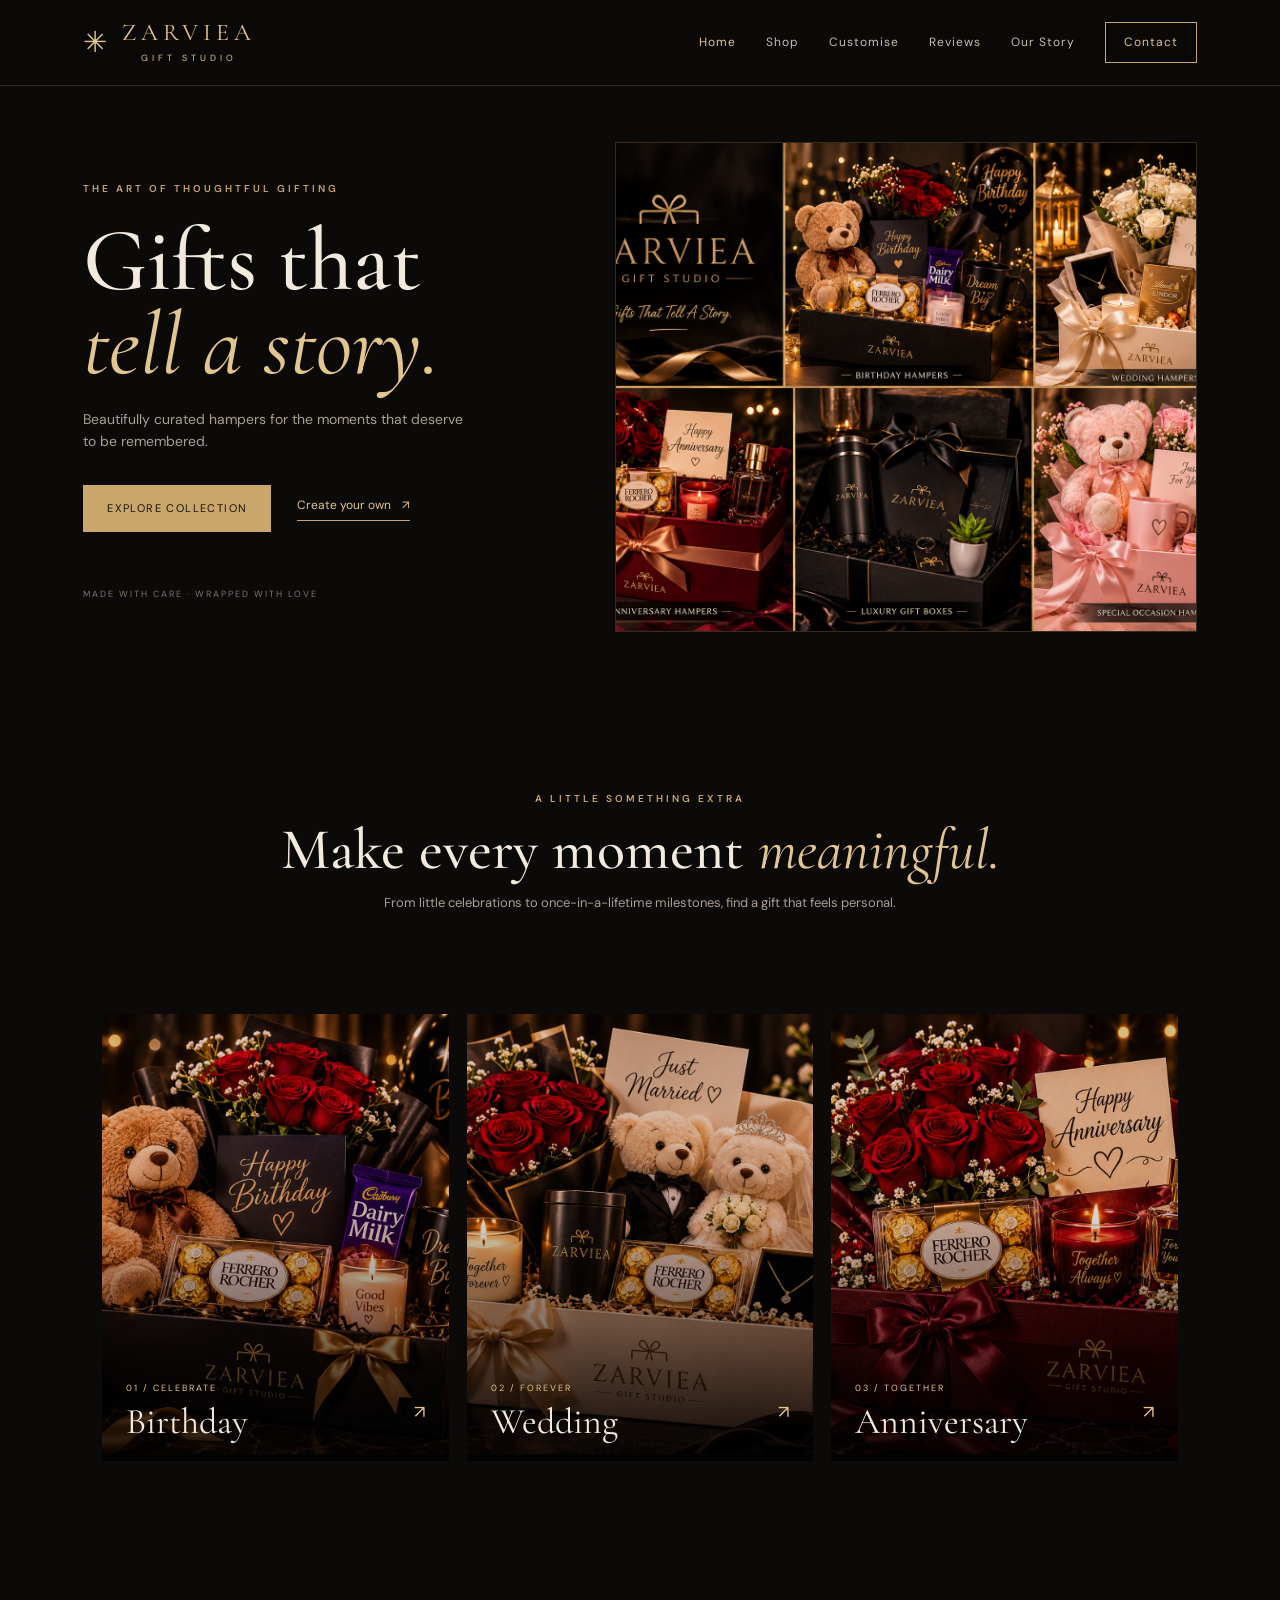
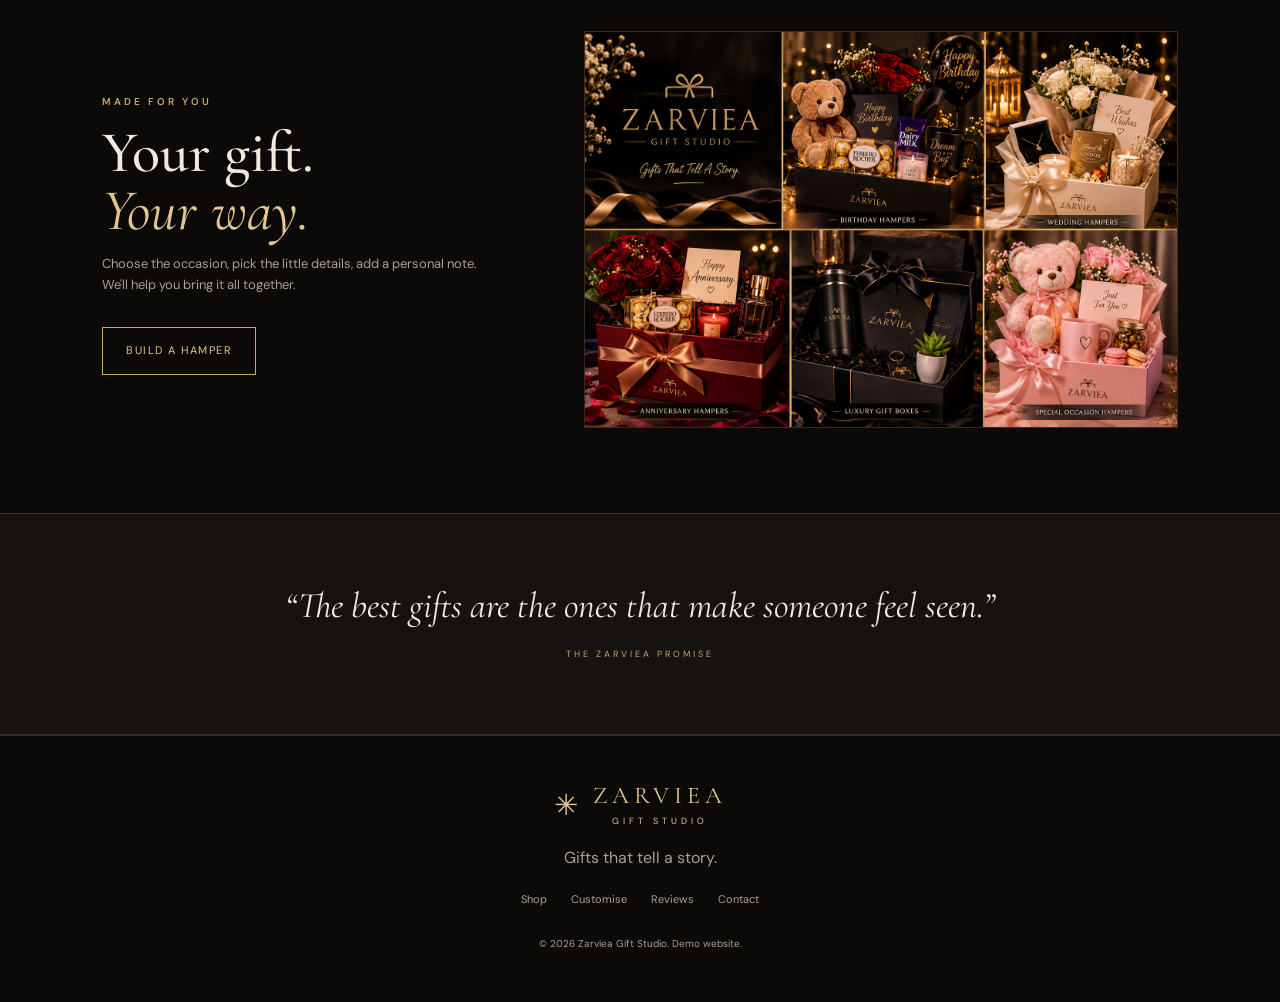
<file: index.html>
<!DOCTYPE html>
<html lang="en">
<head>
  <meta charset="UTF-8"><meta name="viewport" content="width=device-width, initial-scale=1.0">
  <meta name="description" content="Thoughtful luxury gift hampers, beautifully curated by Zarviea Gift Studio.">
  <title>Zarviea | Gifts That Tell A Story</title><link rel="stylesheet" href="style.css">
</head>
<body>
<header class="site-header"><a class="brand" href="index.html"><span class="brand-mark">✳</span><span>ZARVIEA<small>GIFT STUDIO</small></span></a>
<button class="menu-toggle" aria-label="Open menu" onclick="toggleMenu()">☰</button>
<nav id="nav"><a class="active" href="index.html">Home</a><a href="shop.html">Shop</a><a href="customize.html">Customise</a><a href="reviews.html">Reviews</a><a href="about.html">Our Story</a><a class="nav-cta" href="contact.html">Contact</a></nav></header>
<main>
<section class="hero"><div class="hero-copy"><p class="eyebrow">THE ART OF THOUGHTFUL GIFTING</p><h1>Gifts that<br><em>tell a story.</em></h1><p class="hero-text">Beautifully curated hampers for the moments that deserve to be remembered.</p><div class="hero-actions"><a class="btn btn-gold" href="shop.html">Explore collection</a><a class="text-link" href="customize.html">Create your own <span>↗</span></a></div><p class="hero-note">MADE WITH CARE · WRAPPED WITH LOVE</p></div><div class="hero-image"><img src="images/collection.png" alt="Zarviea luxury gift hamper collection"></div></section>
<section class="intro section"><p class="eyebrow">A LITTLE SOMETHING EXTRA</p><h2>Make every moment <em>meaningful.</em></h2><p class="muted narrow">From little celebrations to once-in-a-lifetime milestones, find a gift that feels personal.</p></section>
<section class="occasion-grid section">
<a class="occasion-card" href="shop.html#birthday"><img src="images/birthday.png" alt="Birthday gift hamper"><span>01 / CELEBRATE</span><h3>Birthday <b>↗</b></h3></a>
<a class="occasion-card" href="shop.html#wedding"><img src="images/wedding.png" alt="Wedding gift hamper"><span>02 / FOREVER</span><h3>Wedding <b>↗</b></h3></a>
<a class="occasion-card" href="shop.html#anniversary"><img src="images/anniversary.png" alt="Anniversary gift hamper"><span>03 / TOGETHER</span><h3>Anniversary <b>↗</b></h3></a>
</section>
<section class="feature section"><div><p class="eyebrow">MADE FOR YOU</p><h2>Your gift.<br><em>Your way.</em></h2><p class="muted">Choose the occasion, pick the little details, add a personal note. We'll help you bring it all together.</p><a class="btn btn-outline" href="customize.html">Build a hamper</a></div><img src="images/collection.png" alt="Luxury gift boxes by Zarviea"></section>
<section class="quote-band"><p>“The best gifts are the ones that make someone feel seen.”</p><span>THE ZARVIEA PROMISE</span></section>
</main>
<footer class="footer"><a class="brand" href="index.html"><span class="brand-mark">✳</span><span>ZARVIEA<small>GIFT STUDIO</small></span></a><p>Gifts that tell a story.</p><div class="footer-links"><a href="shop.html">Shop</a><a href="customize.html">Customise</a><a href="reviews.html">Reviews</a><a href="contact.html">Contact</a></div><small>© <span id="year"></span> Zarviea Gift Studio. Demo website.</small></footer>
<script src="script.js"></script></body></html>
</file>
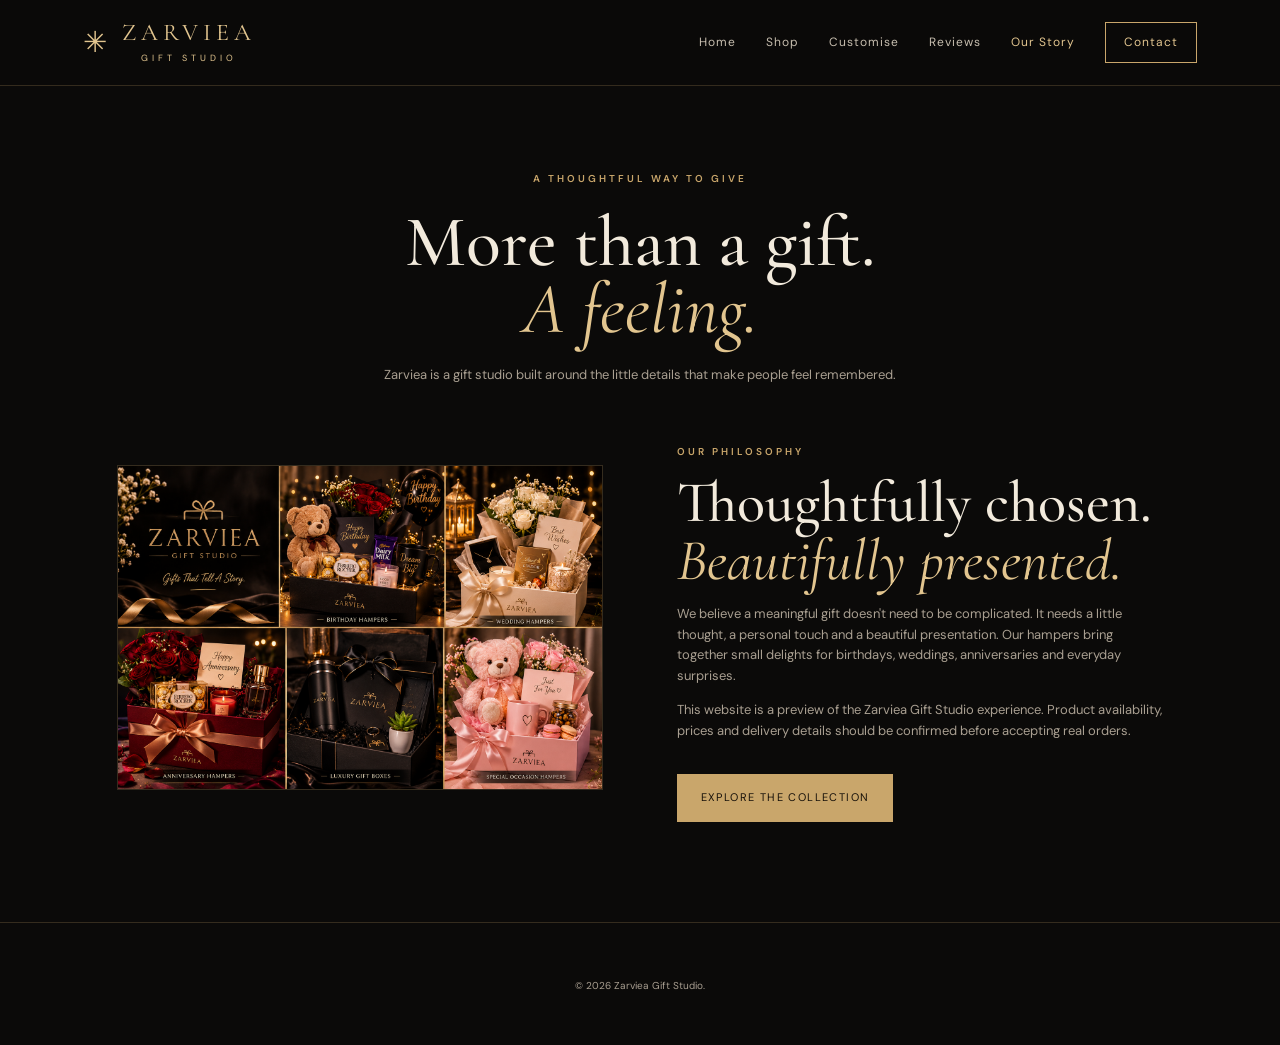
<file: about.html>
<!DOCTYPE html><html lang="en"><head><meta charset="UTF-8"><meta name="viewport" content="width=device-width,initial-scale=1"><title>Our Story | Zarviea</title><link rel="stylesheet" href="style.css"></head><body>
<header class="site-header"><a class="brand" href="index.html"><span class="brand-mark">✳</span><span>ZARVIEA<small>GIFT STUDIO</small></span></a><button class="menu-toggle" onclick="toggleMenu()">☰</button><nav id="nav"><a href="index.html">Home</a><a href="shop.html">Shop</a><a href="customize.html">Customise</a><a href="reviews.html">Reviews</a><a class="active" href="about.html">Our Story</a><a class="nav-cta" href="contact.html">Contact</a></nav></header>
<main class="page-wrap"><div class="page-heading"><p class="eyebrow">A THOUGHTFUL WAY TO GIVE</p><h1>More than a gift.<br><em>A feeling.</em></h1><p class="muted narrow">Zarviea is a gift studio built around the little details that make people feel remembered.</p></div><div class="about-layout"><img src="images/collection.png" alt="Zarviea gift collection"><div><p class="eyebrow">OUR PHILOSOPHY</p><h2>Thoughtfully chosen.<br><em>Beautifully presented.</em></h2><p class="muted">We believe a meaningful gift doesn't need to be complicated. It needs a little thought, a personal touch and a beautiful presentation. Our hampers bring together small delights for birthdays, weddings, anniversaries and everyday surprises.</p><p class="muted">This website is a preview of the Zarviea Gift Studio experience. Product availability, prices and delivery details should be confirmed before accepting real orders.</p><a class="btn btn-gold" href="shop.html">Explore the collection</a></div></div></main><footer class="footer"><small>© <span id="year"></span> Zarviea Gift Studio.</small></footer><script src="script.js"></script></body></html>
</file>
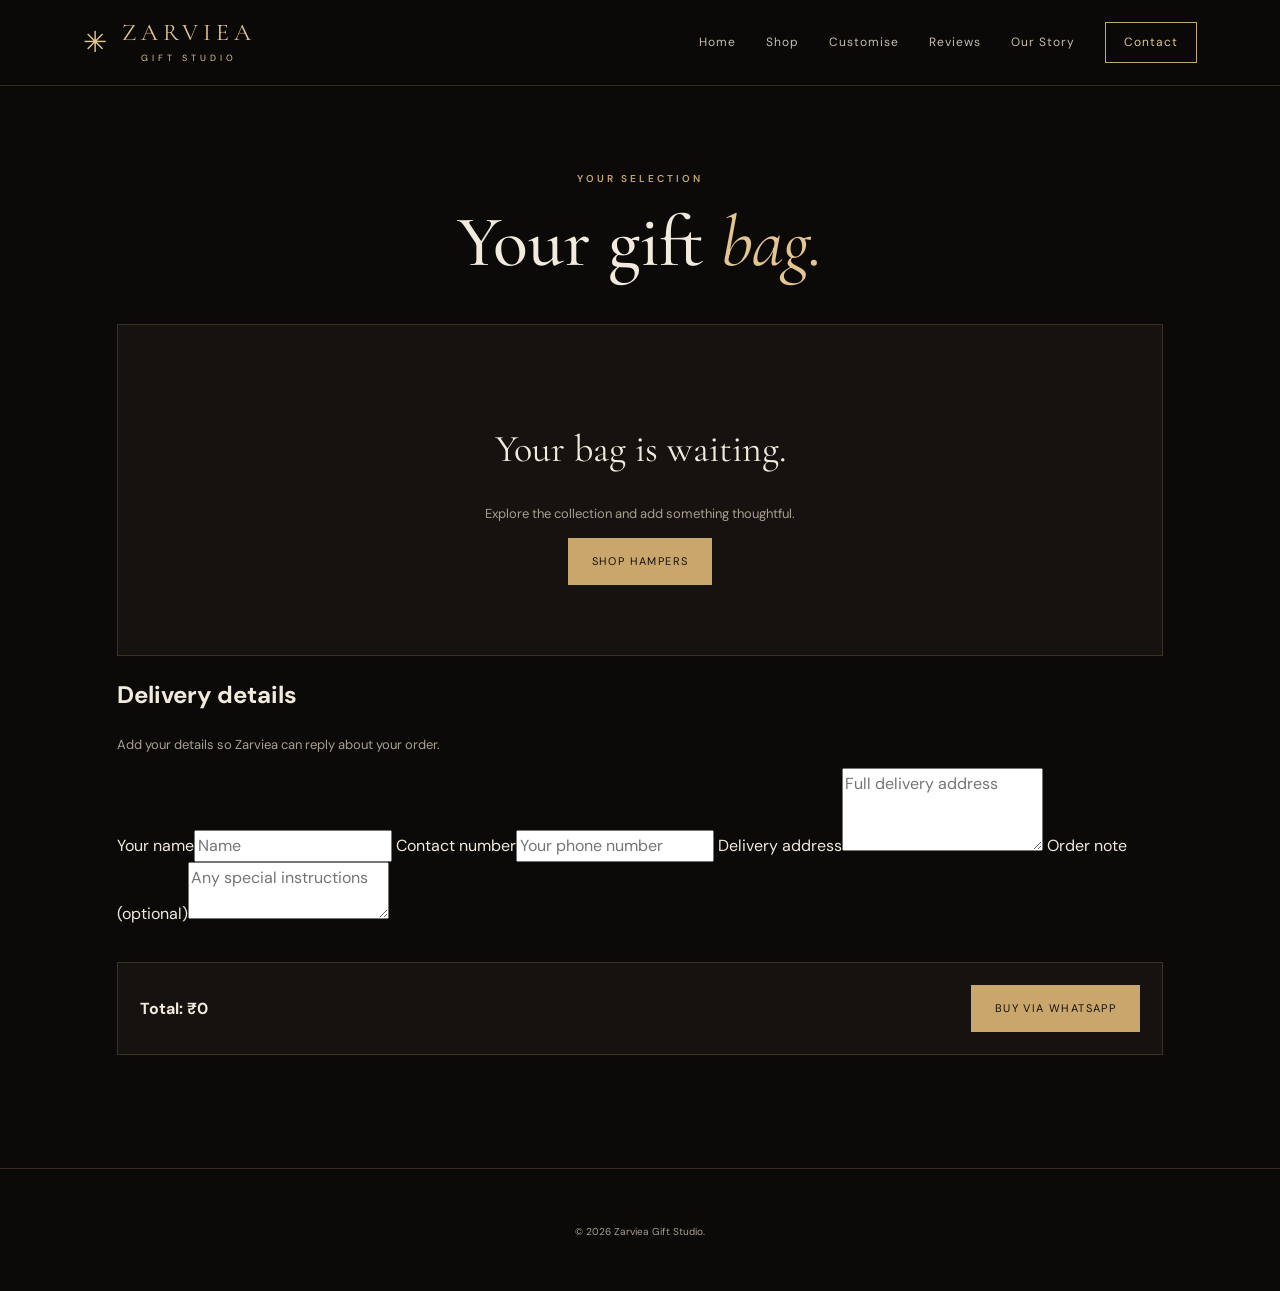
<file: cart.html>
<!DOCTYPE html><html lang="en"><head><meta charset="UTF-8"><meta name="viewport" content="width=device-width,initial-scale=1"><title>Your Bag | Zarviea</title><link rel="stylesheet" href="style.css"></head><body>
<header class="site-header"><a class="brand" href="index.html"><span class="brand-mark">✳</span><span>ZARVIEA<small>GIFT STUDIO</small></span></a><button class="menu-toggle" onclick="toggleMenu()">☰</button><nav id="nav"><a href="index.html">Home</a><a href="shop.html">Shop</a><a href="customize.html">Customise</a><a href="reviews.html">Reviews</a><a href="about.html">Our Story</a><a class="nav-cta" href="contact.html">Contact</a></nav></header>
<main class="page-wrap"><div class="page-heading"><p class="eyebrow">YOUR SELECTION</p><h1>Your gift <em>bag.</em></h1></div><div id="cart-items" class="cart-items"></div><section class="cart-checkout">
<h2>Delivery details</h2>
<p class="muted">Add your details so Zarviea can reply about your order.</p>
<div class="form-grid">
<label>Your name<input id="order-name" type="text" placeholder="Name" required></label>
<label>Contact number<input id="order-phone" type="tel" placeholder="Your phone number" required></label>
<label class="full">Delivery address<textarea id="order-address" rows="3" placeholder="Full delivery address" required></textarea></label>
<label class="full">Order note (optional)<textarea id="order-note" rows="2" placeholder="Any special instructions"></textarea></label>
</div>
</section>
<div class="cart-bottom"><strong>Total: <span id="cart-total">₹0</span></strong><button class="btn btn-gold" onclick="checkoutCart()">Buy via WhatsApp</button></div>
<p id="checkout-status" class="muted" role="status" aria-live="polite"></p></main><footer class="footer"><small>© <span id="year"></span> Zarviea Gift Studio.</small></footer><script src="script.js"></script></body></html>
</file>
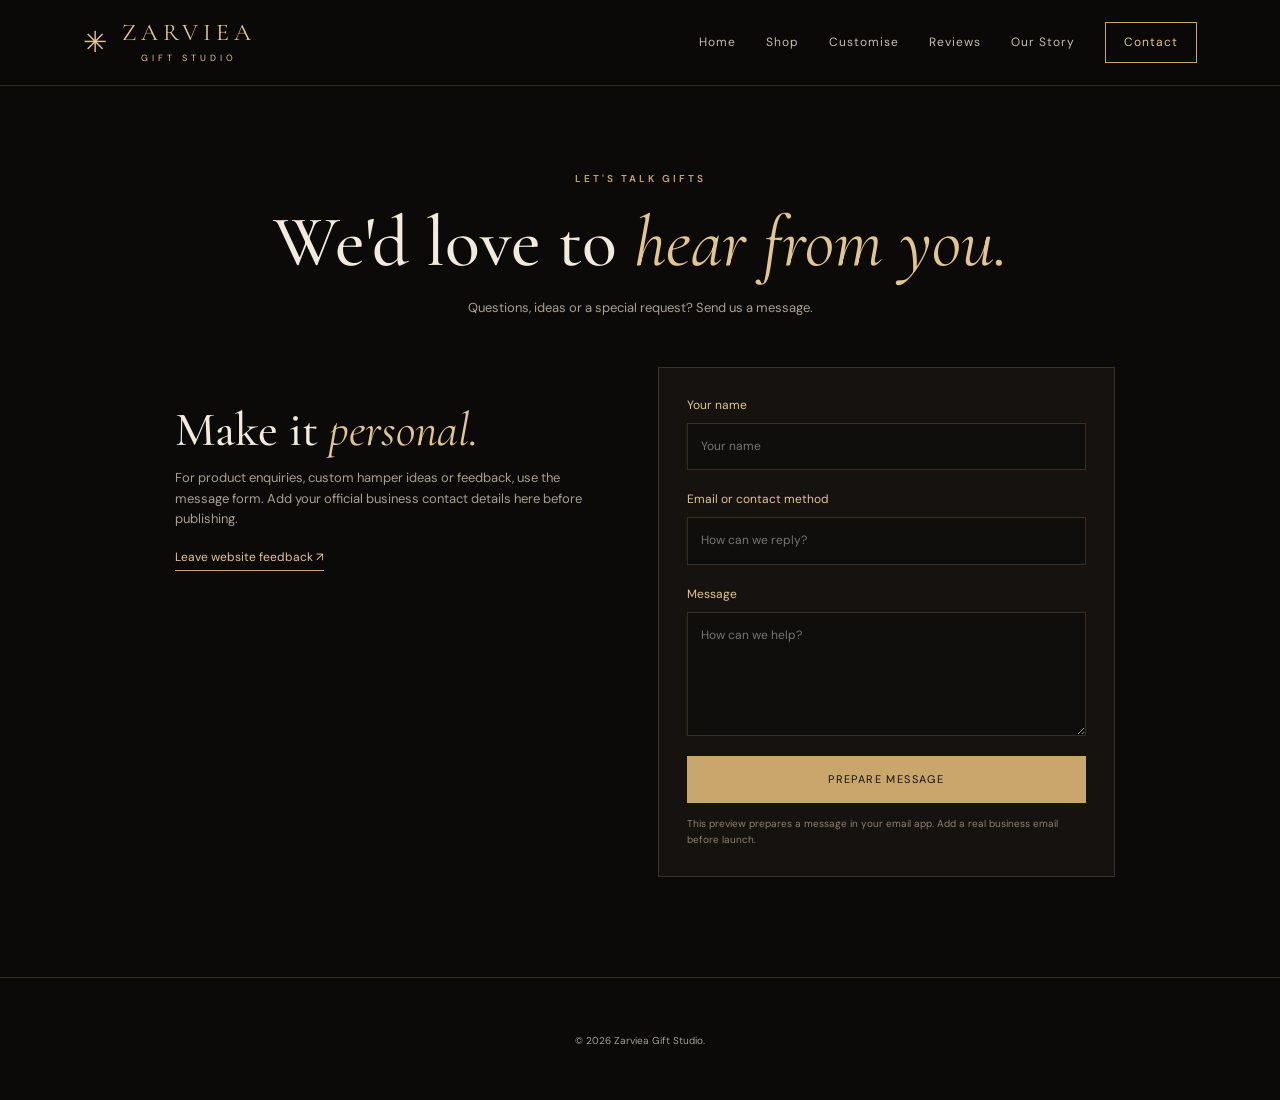
<file: contact.html>
<!DOCTYPE html><html lang="en"><head><meta charset="UTF-8"><meta name="viewport" content="width=device-width,initial-scale=1"><title>Contact | Zarviea</title><link rel="stylesheet" href="style.css"></head><body>
<header class="site-header"><a class="brand" href="index.html"><span class="brand-mark">✳</span><span>ZARVIEA<small>GIFT STUDIO</small></span></a><button class="menu-toggle" onclick="toggleMenu()">☰</button><nav id="nav"><a href="index.html">Home</a><a href="shop.html">Shop</a><a href="customize.html">Customise</a><a href="reviews.html">Reviews</a><a href="about.html">Our Story</a><a class="nav-cta active" href="contact.html">Contact</a></nav></header>
<main class="page-wrap"><div class="page-heading"><p class="eyebrow">LET'S TALK GIFTS</p><h1>We'd love to <em>hear from you.</em></h1><p class="muted">Questions, ideas or a special request? Send us a message.</p></div><div class="contact-layout"><div><h2>Make it <em>personal.</em></h2><p class="muted">For product enquiries, custom hamper ideas or feedback, use the message form. Add your official business contact details here before publishing.</p><a class="text-link" href="reviews.html">Leave website feedback ↗</a></div><form class="review-form" onsubmit="sendContact(event)"><label>Your name<input id="contact-name" required placeholder="Your name"></label><label>Email or contact method<input id="contact-method" placeholder="How can we reply?"></label><label>Message<textarea id="contact-message" rows="5" required placeholder="How can we help?"></textarea></label><button class="btn btn-gold full" type="submit">Prepare message</button><p class="form-hint">This preview prepares a message in your email app. Add a real business email before launch.</p></form></div></main><footer class="footer"><small>© <span id="year"></span> Zarviea Gift Studio.</small></footer><script src="script.js"></script></body></html>
</file>
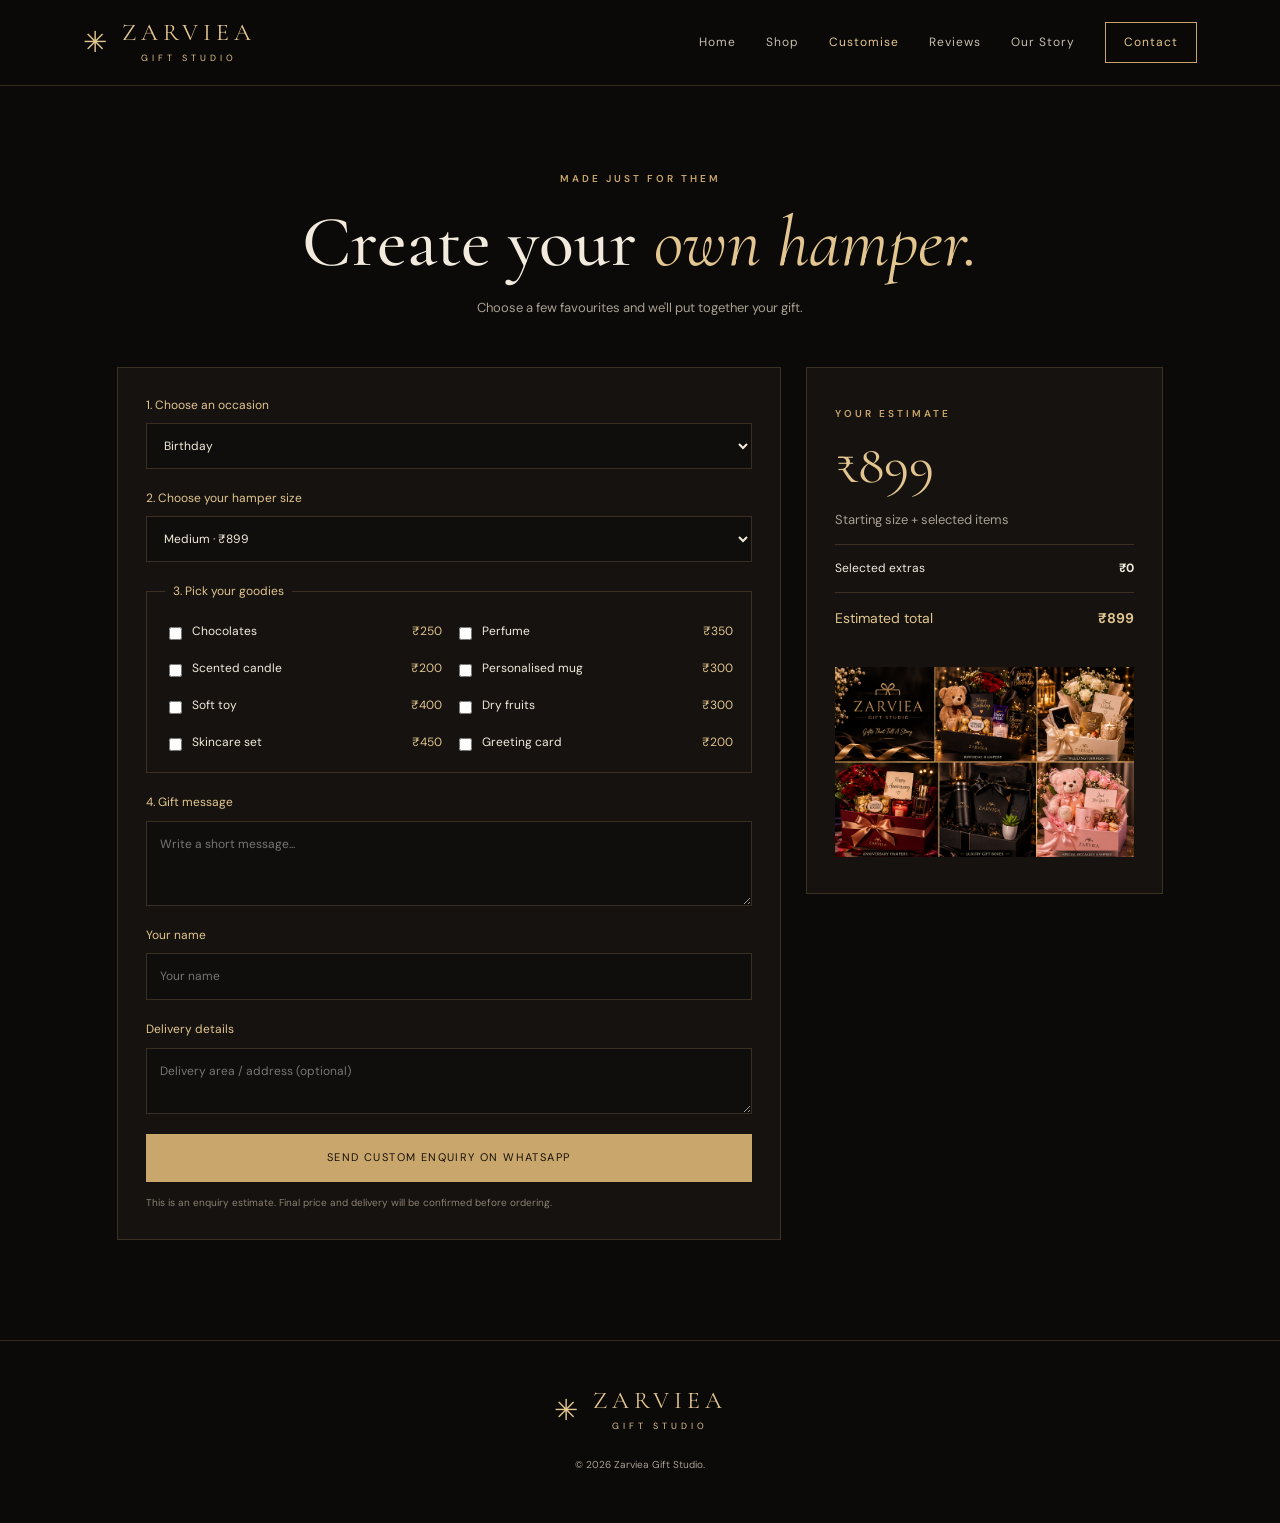
<file: customize.html>
<!DOCTYPE html><html lang="en"><head><meta charset="UTF-8"><meta name="viewport" content="width=device-width,initial-scale=1"><title>Customise a Hamper | Zarviea</title><link rel="stylesheet" href="style.css"></head><body>
<header class="site-header"><a class="brand" href="index.html"><span class="brand-mark">✳</span><span>ZARVIEA<small>GIFT STUDIO</small></span></a><button class="menu-toggle" onclick="toggleMenu()">☰</button><nav id="nav"><a href="index.html">Home</a><a href="shop.html">Shop</a><a class="active" href="customize.html">Customise</a><a href="reviews.html">Reviews</a><a href="about.html">Our Story</a><a class="nav-cta" href="contact.html">Contact</a></nav></header>
<main class="page-wrap"><div class="page-heading"><p class="eyebrow">MADE JUST FOR THEM</p><h1>Create your <em>own hamper.</em></h1><p class="muted">Choose a few favourites and we'll put together your gift.</p></div>
<div class="builder-layout"><form id="custom-form" class="builder-card" onsubmit="sendCustomOrder(event)">
<label>1. Choose an occasion<select id="occasion"><option>Birthday</option><option>Wedding</option><option>Anniversary</option><option>Just Because</option></select></label>
<label>2. Choose your hamper size<select id="size" onchange="updateEstimate()"><option value="499">Small · ₹499</option><option value="899" selected>Medium · ₹899</option><option value="1299">Large · ₹1,299</option></select></label>
<fieldset><legend>3. Pick your goodies</legend><div class="check-grid">
<label><input type="checkbox" value="250" data-name="Chocolates" onchange="updateEstimate()"> Chocolates <span>₹250</span></label>
<label><input type="checkbox" value="350" data-name="Perfume" onchange="updateEstimate()"> Perfume <span>₹350</span></label>
<label><input type="checkbox" value="200" data-name="Scented candle" onchange="updateEstimate()"> Scented candle <span>₹200</span></label>
<label><input type="checkbox" value="300" data-name="Mug" onchange="updateEstimate()"> Personalised mug <span>₹300</span></label>
<label><input type="checkbox" value="400" data-name="Soft toy" onchange="updateEstimate()"> Soft toy <span>₹400</span></label>
<label><input type="checkbox" value="300" data-name="Dry fruits" onchange="updateEstimate()"> Dry fruits <span>₹300</span></label>
<label><input type="checkbox" value="450" data-name="Skincare set" onchange="updateEstimate()"> Skincare set <span>₹450</span></label>
<label><input type="checkbox" value="200" data-name="Greeting card" onchange="updateEstimate()"> Greeting card <span>₹200</span></label>
</div></fieldset>
<label>4. Gift message<textarea id="gift-message" rows="3" placeholder="Write a short message..."></textarea></label>
<label>Your name<input id="customer-name" required placeholder="Your name"></label>
<label>Delivery details<textarea id="delivery" rows="2" placeholder="Delivery area / address (optional)"></textarea></label>
<button class="btn btn-gold full" type="submit">Send custom enquiry on WhatsApp</button><p class="form-hint">This is an enquiry estimate. Final price and delivery will be confirmed before ordering.</p></form>
<aside class="estimate-card"><p class="eyebrow">YOUR ESTIMATE</p><div class="estimate-total" id="estimate">₹899</div><p class="muted">Starting size + selected items</p><div class="estimate-line"><span>Selected extras</span><strong id="extras-total">₹0</strong></div><div class="estimate-line total-line"><span>Estimated total</span><strong id="estimate-bottom">₹899</strong></div><img src="images/collection.png" alt="Gift hamper inspiration"></aside></div></main>
<footer class="footer"><a class="brand" href="index.html"><span class="brand-mark">✳</span><span>ZARVIEA<small>GIFT STUDIO</small></span></a><small>© <span id="year"></span> Zarviea Gift Studio.</small></footer><script src="script.js"></script></body></html>
</file>
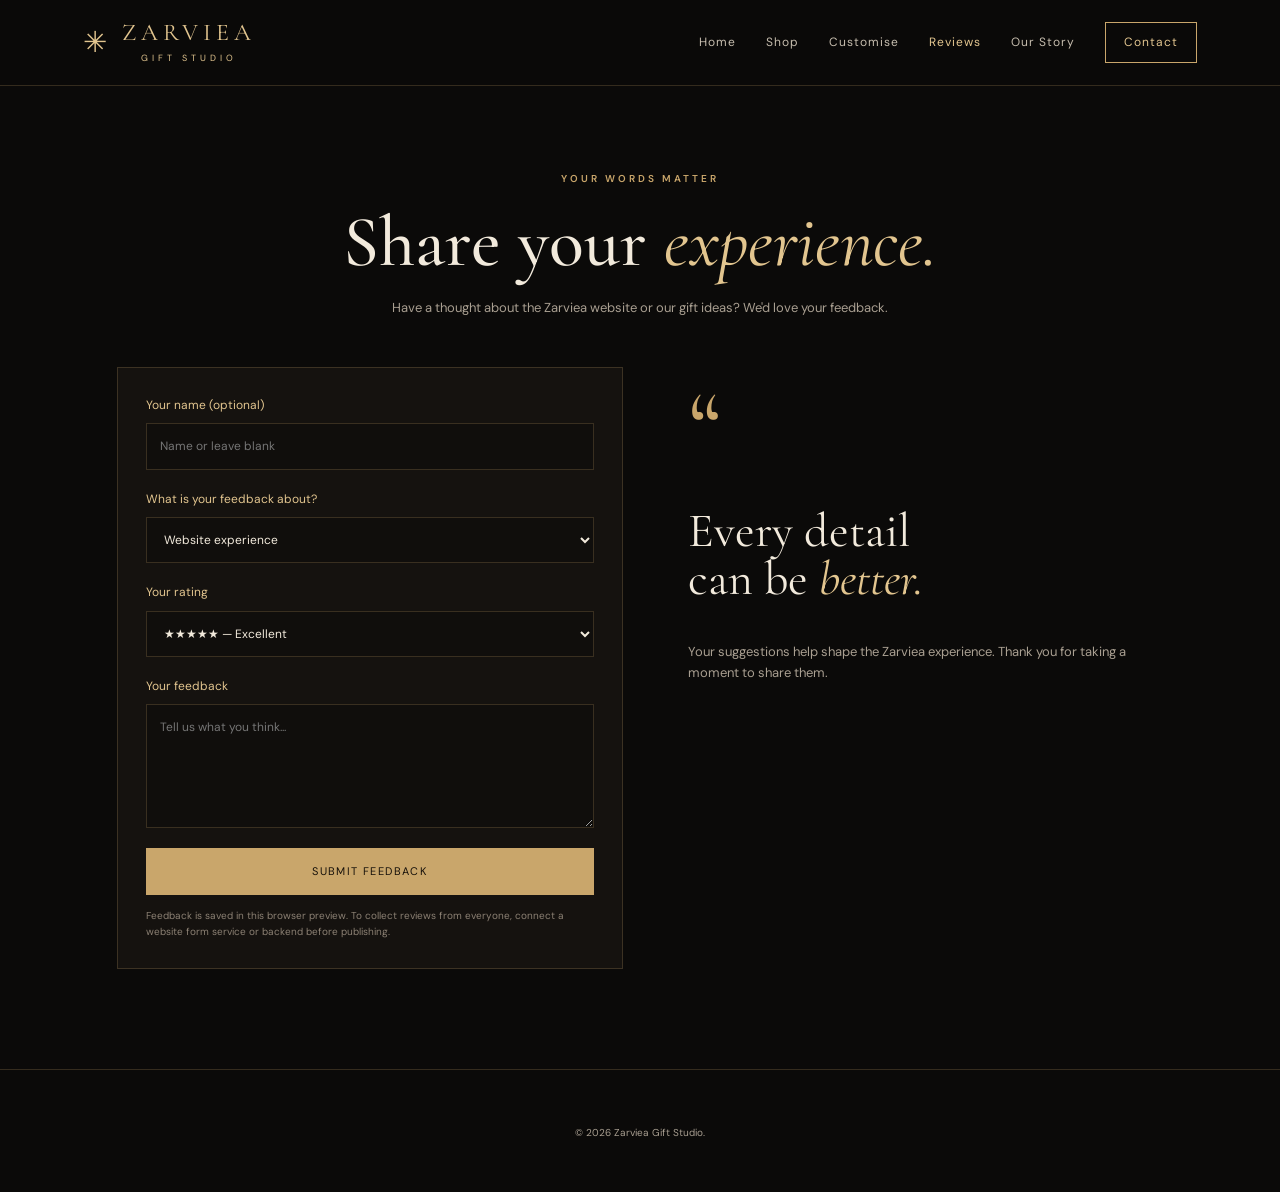
<file: reviews.html>
<!DOCTYPE html><html lang="en"><head><meta charset="UTF-8"><meta name="viewport" content="width=device-width,initial-scale=1"><title>Reviews | Zarviea</title><link rel="stylesheet" href="style.css"></head><body>
<header class="site-header"><a class="brand" href="index.html"><span class="brand-mark">✳</span><span>ZARVIEA<small>GIFT STUDIO</small></span></a><button class="menu-toggle" onclick="toggleMenu()">☰</button><nav id="nav"><a href="index.html">Home</a><a href="shop.html">Shop</a><a href="customize.html">Customise</a><a class="active" href="reviews.html">Reviews</a><a href="about.html">Our Story</a><a class="nav-cta" href="contact.html">Contact</a></nav></header>
<main class="page-wrap"><div class="page-heading"><p class="eyebrow">YOUR WORDS MATTER</p><h1>Share your <em>experience.</em></h1><p class="muted">Have a thought about the Zarviea website or our gift ideas? We'd love your feedback.</p></div>
<div class="review-layout"><form class="review-form" id="review-form" onsubmit="submitReview(event)"><label>Your name (optional)<input id="review-name" placeholder="Name or leave blank"></label><label>What is your feedback about?<select id="review-topic"><option>Website experience</option><option>Gift hamper designs</option><option>Customisation idea</option><option>Something else</option></select></label><label>Your rating<select id="review-rating"><option value="5">★★★★★ — Excellent</option><option value="4">★★★★☆ — Very good</option><option value="3">★★★☆☆ — Good</option><option value="2">★★☆☆☆ — Needs improvement</option><option value="1">★☆☆☆☆ — Poor</option></select></label><label>Your feedback<textarea id="review-text" rows="5" required placeholder="Tell us what you think..."></textarea></label><button class="btn btn-gold full" type="submit">Submit feedback</button><p class="form-hint">Feedback is saved in this browser preview. To collect reviews from everyone, connect a website form service or backend before publishing.</p></form>
<div class="review-side"><span class="big-quote">“</span><h2>Every detail<br>can be <em>better.</em></h2><p class="muted">Your suggestions help shape the Zarviea experience. Thank you for taking a moment to share them.</p><div id="review-list" class="review-list"></div></div></div></main>
<footer class="footer"><small>© <span id="year"></span> Zarviea Gift Studio.</small></footer><script src="script.js"></script></body></html>
</file>
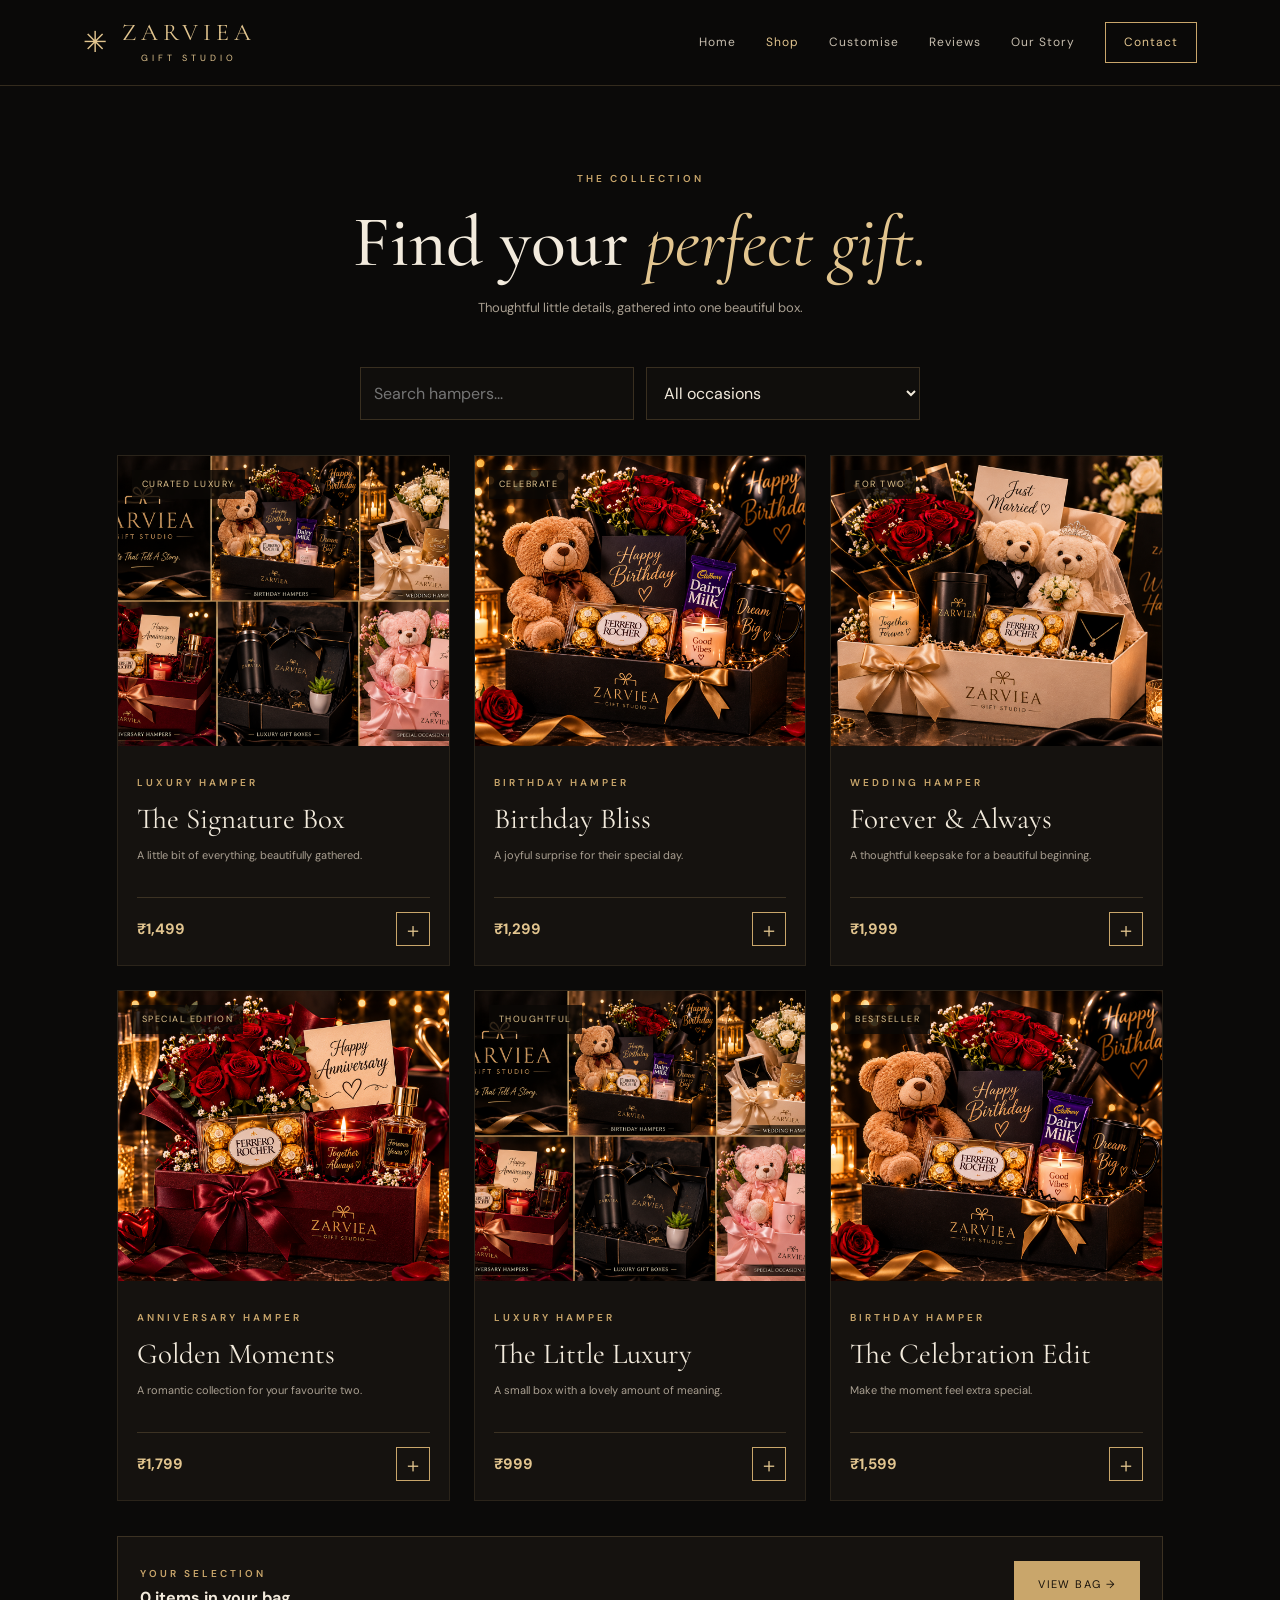
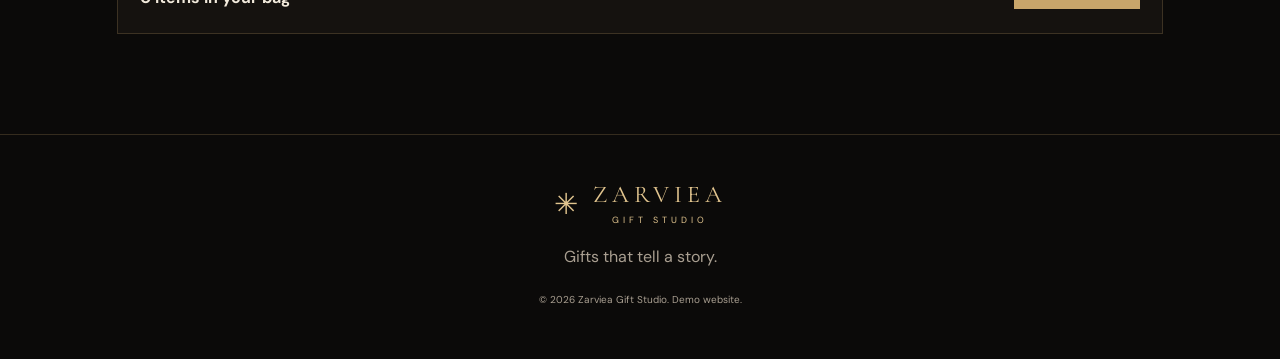
<file: shop.html>
<!DOCTYPE html><html lang="en"><head><meta charset="UTF-8"><meta name="viewport" content="width=device-width,initial-scale=1"><title>Shop | Zarviea</title><link rel="stylesheet" href="style.css"></head><body>
<header class="site-header"><a class="brand" href="index.html"><span class="brand-mark">✳</span><span>ZARVIEA<small>GIFT STUDIO</small></span></a><button class="menu-toggle" onclick="toggleMenu()">☰</button><nav id="nav"><a href="index.html">Home</a><a class="active" href="shop.html">Shop</a><a href="customize.html">Customise</a><a href="reviews.html">Reviews</a><a href="about.html">Our Story</a><a class="nav-cta" href="contact.html">Contact</a></nav></header>
<main class="page-wrap"><div class="page-heading"><p class="eyebrow">THE COLLECTION</p><h1>Find your <em>perfect gift.</em></h1><p class="muted">Thoughtful little details, gathered into one beautiful box.</p></div>
<div class="shop-tools"><input id="search" type="search" placeholder="Search hampers..." oninput="renderProducts()"><select id="category" onchange="renderProducts()"><option value="all">All occasions</option><option value="Birthday">Birthday</option><option value="Wedding">Wedding</option><option value="Anniversary">Anniversary</option><option value="Luxury">Luxury</option></select></div>
<div id="product-grid" class="product-grid"></div><section class="cart-strip"><div><span class="eyebrow">YOUR SELECTION</span><strong><span id="cart-count">0</span> items in your bag</strong></div><a class="btn btn-gold" href="cart.html">View bag →</a></section></main>
<footer class="footer"><a class="brand" href="index.html"><span class="brand-mark">✳</span><span>ZARVIEA<small>GIFT STUDIO</small></span></a><p>Gifts that tell a story.</p><small>© <span id="year"></span> Zarviea Gift Studio. Demo website.</small></footer><script src="script.js"></script></body></html>
</file>
<file: style.css>
@import url('https://fonts.googleapis.com/css2?family=Cormorant+Garamond:wght@400;500;600;700&family=DM+Sans:wght@400;500;600;700&display=swap');
:root{--bg:#0b0a09;--panel:#15120f;--panel2:#1c1712;--gold:#c9a66b;--gold2:#e2c58f;--cream:#f2eadc;--muted:#a99f91;--line:rgba(201,166,107,.22);--serif:'Cormorant Garamond',Georgia,serif;--sans:'DM Sans',Arial,sans-serif}
*{box-sizing:border-box}html{scroll-behavior:smooth}body{margin:0;background:var(--bg);color:var(--cream);font-family:var(--sans);line-height:1.6}a{color:inherit;text-decoration:none}button,input,select,textarea{font:inherit}.site-header{height:86px;padding:0 6.5%;display:flex;align-items:center;justify-content:space-between;border-bottom:1px solid var(--line);position:relative;z-index:10;background:rgba(11,10,9,.96)}.brand{display:flex;align-items:center;gap:10px;color:var(--gold2);font-family:var(--serif);font-size:24px;letter-spacing:5px;line-height:1}.brand small{display:block;text-align:center;font:9px var(--sans);letter-spacing:4px;margin-top:7px}.brand-mark{font-size:29px}nav{display:flex;align-items:center;gap:30px}nav a{font-size:12px;letter-spacing:1px;color:#c6bdae}nav a:hover,nav a.active{color:var(--gold2)}.nav-cta{border:1px solid var(--gold);padding:10px 18px;color:var(--gold2)}.menu-toggle{display:none;background:none;border:0;color:var(--gold);font-size:25px}.hero{display:grid;grid-template-columns:.9fr 1.1fr;min-height:610px;align-items:center;padding:55px 6.5%;gap:5%}.hero-copy{padding:30px 0}.eyebrow{font-size:10px;letter-spacing:3px;color:var(--gold);font-weight:600}.hero h1,.page-heading h1{font:500 clamp(52px,7vw,90px)/.93 var(--serif);margin:22px 0;color:var(--cream)}h1 em,h2 em{color:var(--gold2);font-weight:400}.hero-text{max-width:390px;color:var(--muted);font-size:14px}.hero-actions{display:flex;align-items:center;gap:26px;margin:32px 0}.btn{display:inline-flex;align-items:center;justify-content:center;padding:14px 23px;border:1px solid var(--gold);cursor:pointer;font-size:11px;letter-spacing:1.4px;text-transform:uppercase;transition:.2s}.btn-gold{background:var(--gold);color:#17110a}.btn-gold:hover{background:var(--gold2)}.btn-outline{color:var(--gold2);background:transparent}.text-link{font-size:12px;color:var(--gold2);border-bottom:1px solid var(--gold);padding-bottom:5px}.text-link span{margin-left:8px}.hero-note{font-size:9px;letter-spacing:2px;color:#7f7467;margin-top:55px}.hero-image img{width:100%;height:490px;object-fit:cover;border:1px solid var(--line)}.section{padding:85px 8%}.intro{text-align:center}.intro h2,.feature h2,.about-layout h2,.contact-layout h2{font:500 clamp(38px,5vw,58px)/1 var(--serif);margin:14px 0}.narrow{max-width:530px;margin:0 auto}.muted{color:var(--muted);font-size:13px}.occasion-grid{display:grid;grid-template-columns:repeat(3,1fr);gap:18px;padding-top:15px}.occasion-card{position:relative;min-height:440px;overflow:hidden;background:var(--panel)}.occasion-card img{width:100%;height:440px;object-fit:cover;transition:transform .5s;opacity:.84}.occasion-card:hover img{transform:scale(1.04)}.occasion-card:after{content:"";position:absolute;inset:45% 0 0;background:linear-gradient(transparent,rgba(0,0,0,.88))}.occasion-card span,.occasion-card h3{position:absolute;z-index:1;left:24px}.occasion-card span{bottom:66px;color:var(--gold2);font-size:9px;letter-spacing:2px}.occasion-card h3{bottom:18px;margin:0;font:36px var(--serif);width:calc(100% - 48px)}.occasion-card b{float:right;font:18px var(--sans);color:var(--gold2)}.feature{display:grid;grid-template-columns:.8fr 1.2fr;gap:8%;align-items:center}.feature>div{max-width:390px}.feature img{width:100%;max-height:420px;object-fit:cover;border:1px solid var(--line)}.feature .btn{margin-top:18px}.quote-band{text-align:center;padding:70px 20px;background:var(--panel);border-block:1px solid var(--line)}.quote-band p{font:italic 36px var(--serif);margin:0 0 12px}.quote-band span{font-size:9px;letter-spacing:3px;color:var(--gold)}.footer{padding:48px 7%;text-align:center;border-top:1px solid var(--line);color:var(--muted)}.footer .brand{justify-content:center;margin-bottom:18px}.footer-links{display:flex;justify-content:center;gap:24px;margin:20px}.footer-links a{font-size:11px}.footer>small{font-size:10px}.page-wrap{max-width:1200px;margin:auto;padding:75px 6% 100px;min-height:65vh}.page-heading{text-align:center;margin-bottom:48px}.page-heading h1{font-size:clamp(45px,6vw,72px)}.page-heading .muted{margin-top:0}.shop-tools{display:flex;gap:12px;max-width:560px;margin:0 auto 35px}.shop-tools input,.shop-tools select,.builder-card input,.builder-card select,.builder-card textarea,.review-form input,.review-form select,.review-form textarea{width:100%;background:#100e0c;border:1px solid var(--line);padding:13px;color:var(--cream);outline:none}.shop-tools input:focus,.shop-tools select:focus,input:focus,textarea:focus,select:focus{border-color:var(--gold)}.product-grid{display:grid;grid-template-columns:repeat(3,1fr);gap:24px}.product-card{background:var(--panel);border:1px solid rgba(201,166,107,.12)}.product-photo{display:block;position:relative;height:290px;overflow:hidden}.product-photo img{width:100%;height:100%;object-fit:cover;transition:.4s}.product-card:hover img{transform:scale(1.04)}.product-photo span{position:absolute;left:14px;top:14px;background:rgba(10,8,6,.8);color:var(--gold2);font-size:9px;letter-spacing:1.5px;padding:7px 10px}.product-info{padding:19px}.product-info h3{font:29px var(--serif);margin:2px 0}.product-info .muted{min-height:38px;font-size:11px}.product-buy{display:flex;justify-content:space-between;align-items:center;border-top:1px solid var(--line);padding-top:14px;margin-top:12px}.product-buy strong{color:var(--gold2);font-size:15px}.product-buy button,.qty button{width:34px;height:34px;border:1px solid var(--gold);background:transparent;color:var(--gold2);font-size:20px;cursor:pointer}.cart-strip,.cart-bottom{margin-top:35px;padding:22px;background:var(--panel);border:1px solid var(--line);display:flex;justify-content:space-between;align-items:center}.cart-strip strong{display:block}.builder-layout{display:grid;grid-template-columns:1.3fr .7fr;gap:25px;align-items:start}.builder-card,.estimate-card,.review-form{background:var(--panel);border:1px solid var(--line);padding:28px}.builder-card>label,.review-form>label{display:block;margin-bottom:20px;font-size:12px;color:var(--gold2)}.builder-card input,.builder-card select,.builder-card textarea,.review-form input,.review-form select,.review-form textarea{display:block;margin-top:8px;resize:vertical}.builder-card fieldset{border:1px solid var(--line);padding:18px;margin:0 0 20px}.builder-card legend{color:var(--gold2);font-size:12px;padding:0 8px}.check-grid{display:grid;grid-template-columns:1fr 1fr;gap:13px}.check-grid label{font-size:12px;color:var(--cream);display:flex;align-items:center;gap:7px}.check-grid input{width:auto;accent-color:var(--gold)}.check-grid span{margin-left:auto;color:var(--gold2)}.estimate-card{position:sticky;top:20px}.estimate-total{font:54px var(--serif);color:var(--gold2);margin:10px 0}.estimate-card img{width:100%;height:190px;object-fit:cover;margin-top:24px}.estimate-line{display:flex;justify-content:space-between;padding:14px 0;border-top:1px solid var(--line);font-size:12px}.total-line{font-size:14px;color:var(--gold2)}.full{width:100%}.form-hint{font-size:10px;color:#8c8174;margin:13px 0 0}.cart-items{background:var(--panel);padding:20px;border:1px solid var(--line)}.cart-row{display:grid;grid-template-columns:90px 1fr auto auto;gap:20px;align-items:center;padding:15px 0;border-bottom:1px solid var(--line)}.cart-row img{width:90px;height:75px;object-fit:cover}.qty{display:flex;align-items:center;gap:10px}.qty button{width:27px;height:27px;font-size:16px}.empty-state{text-align:center;padding:50px 10px}.empty-state h2{font:38px var(--serif)}.review-layout,.contact-layout{display:grid;grid-template-columns:1fr 1fr;gap:35px;align-items:start}.review-side{padding:20px 30px}.big-quote{font:100px var(--serif);color:var(--gold);line-height:.8}.review-side h2{font:48px/1 var(--serif)}.mini-review{border-top:1px solid var(--line);padding:15px 0;margin-top:20px}.stars{color:var(--gold2);letter-spacing:2px}.mini-review p{font-size:12px;color:var(--muted)}.mini-review small{font-size:9px;color:#80766b}.about-layout{display:grid;grid-template-columns:1fr 1fr;gap:7%;align-items:center}.about-layout img{width:100%;border:1px solid var(--line)}.about-layout .btn{margin-top:20px}.contact-layout{max-width:950px;margin:auto}.contact-layout>div{padding:25px 10px}.contact-layout h2{font-size:48px}
@media(max-width:850px){.site-header{height:72px;padding:0 5%}.menu-toggle{display:block}nav{display:none;position:absolute;top:72px;left:0;right:0;background:#100e0c;padding:20px 6%;flex-direction:column;align-items:flex-start;border-bottom:1px solid var(--line)}nav.open{display:flex}.hero{grid-template-columns:1fr;padding:45px 7%;gap:25px}.hero-image img{height:auto;max-height:440px}.hero-note{margin-top:35px}.occasion-grid,.product-grid{grid-template-columns:repeat(2,1fr)}.feature,.builder-layout,.review-layout,.contact-layout,.about-layout{grid-template-columns:1fr}.estimate-card{position:static}.page-wrap{padding-top:50px}}
@media(max-width:560px){.brand{font-size:20px}.hero h1{font-size:58px}.section{padding:60px 6%}.occasion-grid,.product-grid{grid-template-columns:1fr}.occasion-card,.occasion-card img{min-height:370px;height:370px}.product-photo{height:300px}.feature{gap:25px}.quote-band p{font-size:28px}.shop-tools{flex-direction:column}.check-grid{grid-template-columns:1fr}.builder-card,.estimate-card,.review-form{padding:20px}.cart-row{grid-template-columns:65px 1fr auto;gap:10px}.cart-row img{width:65px;height:65px}.cart-row>strong{grid-column:2}.cart-bottom,.cart-strip{gap:12px;flex-wrap:wrap}.footer-links{gap:14px;flex-wrap:wrap}}
</file>
